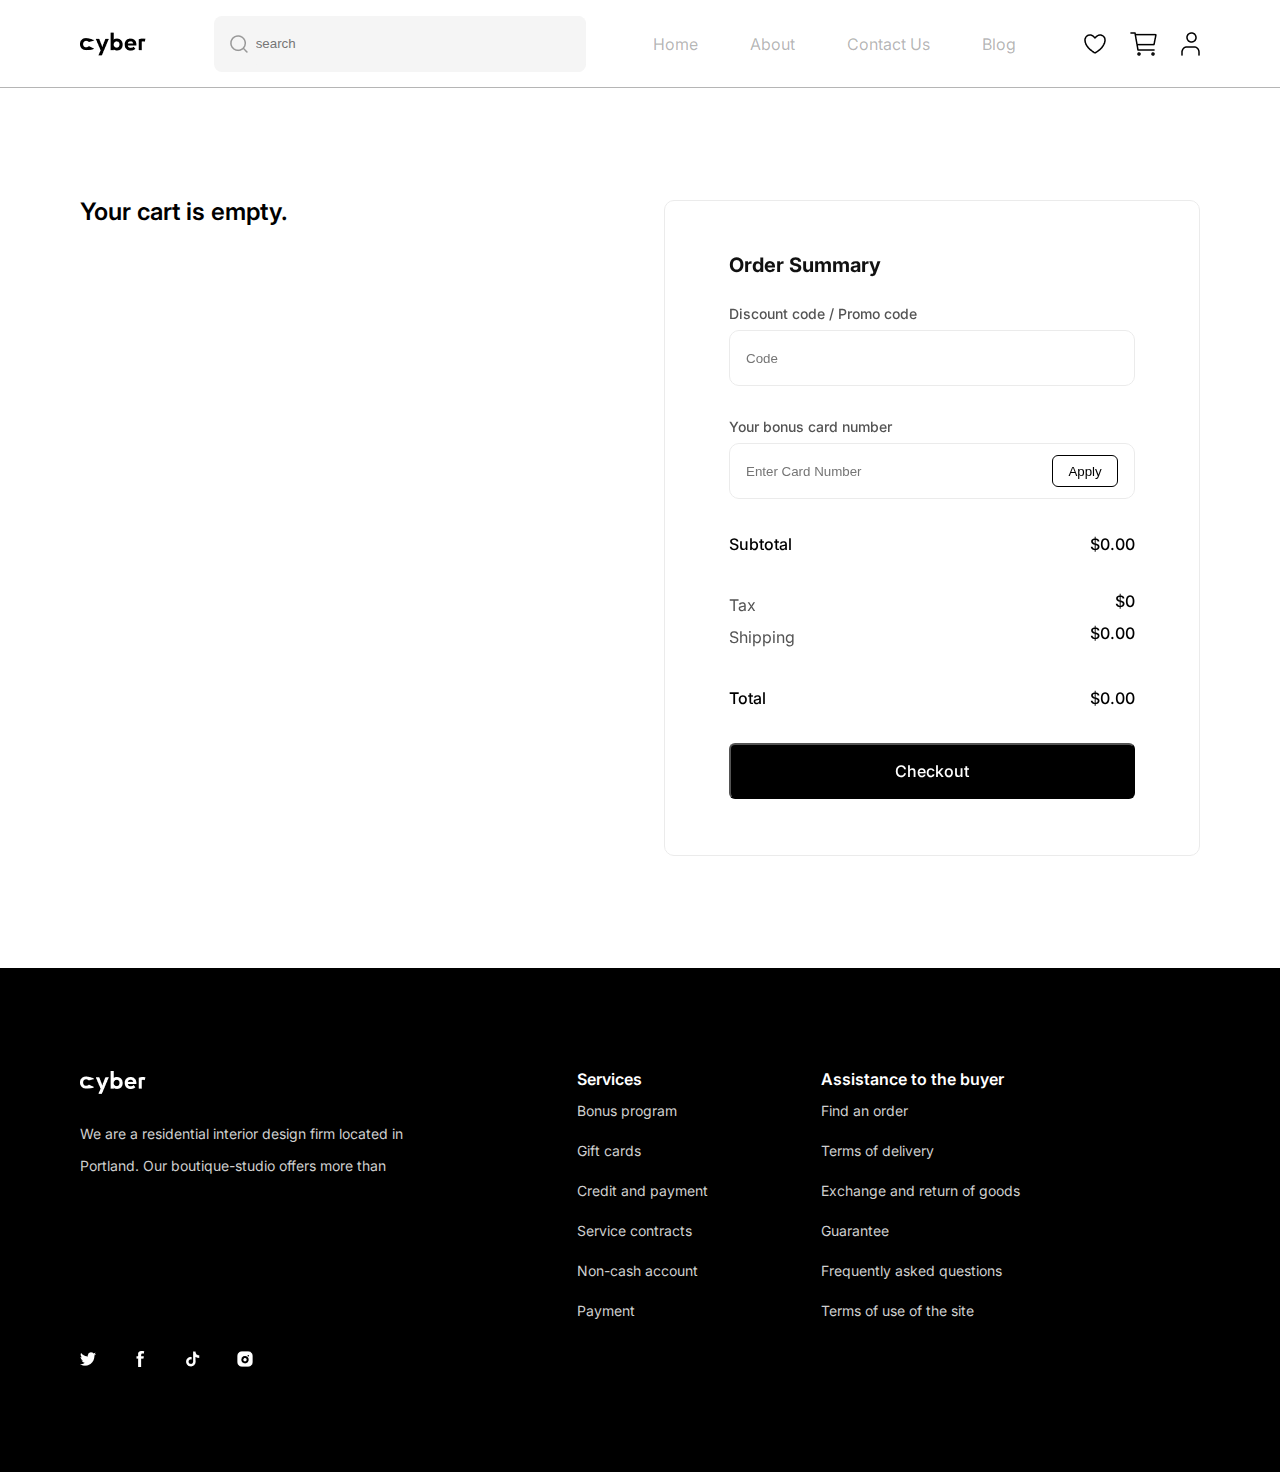
<file: cart.html>
<!DOCTYPE html>
<html lang="en">
  <head>
    <meta charset="UTF-8" />
    <meta name="viewport" content="width=device-width, initial-scale=1.0" />
    <link rel="stylesheet" href="./stylees/reset.css" />
    <link rel="stylesheet" href="./stylees/headerfooter.css" />
    <link rel="stylesheet" href="./stylees/cart.css" />
    <title>Document</title>
  </head>
  <body>
    <!-- headerrr START-->
    <header>
      <div class="head centered">
        <img src="./images/cyber.png" alt="" />
        <div class="search">
          <img src="./images/serach.png" alt="" />
          <input type="text" placeholder="search" />
        </div>
        <ul class="navbar">
          <li><a href="./home.html">Home</a></li>
          <li>About</li>
          <li>Contact Us</li>
          <li>Blog</li>
        </ul>
        <div class="profile">
          <img src="./images/cart.png" alt="" />
          <img src="./images/heart.png" alt="" />
          <img src="./images/profile.png" alt="" />
        </div>
        <img class="burger" src="./images/Burger.png" alt="" />
      </div>
    </header>
    <!-- headerrr END-->
    <section class="centered">
      <div class="shopping-cart">
        <p>Shopping Cart</p>
      </div>

      <div class="order-summary">
        <p>Order Summary</p>
        <div class="promo">
          <p>Discount code / Promo code</p>
          <input type="text" placeholder="Code" />
        </div>
        <div class="card">
          <p>Your bonus card number</p>
          <div class="card-number">
            <input type="number" placeholder="Enter Card Number" />
            <button>Apply</button>
          </div>
        </div>
        <div class="subtotal">
          <p>Subtotal</p>
          <p>$2347</p>
        </div>

        <div class="details">
          <div class="tax">
            <p>Estimated Tax</p>
            <p>$50</p>
          </div>
          <div class="ship">
            <p>Estimated shipping & Handling</p>
            <p>$29</p>
          </div>
        </div>

        <div class="total">
          <p>Total</p>
          <p>$2426</p>
        </div>
        <button class="checkout">Checkout</button>
      </div>
    </section>
    <!-- footer  START-->
    <footer>
      <div class="info centered">
        <div class="cyber">
          <img src="./images/cyberwhite.png" alt="" />
          <p>
            We are a residential interior design firm located in Portland. Our
            boutique-studio offers more than
          </p>
        </div>
        <div class="services">
          <p>Services</p>
          <p>Bonus program</p>
          <p>Gift cards</p>
          <p>Credit and payment</p>
          <p>Service contracts</p>
          <p>Non-cash account</p>
          <p>Payment</p>
        </div>
        <div class="assist">
          <p>Assistance to the buyer</p>
          <p>Find an order</p>
          <p>Terms of delivery</p>
          <p>Exchange and return of goods</p>
          <p>Guarantee</p>
          <p>Frequently asked questions</p>
          <p>Terms of use of the site</p>
        </div>
      </div>
      <div class="centered social">
        <img src="./images/Social Icons.png" alt="" />
      </div>
    </footer>
    <!-- footer END -->
    <script src="cart.js"></script>
  </body>
</html>
</file>
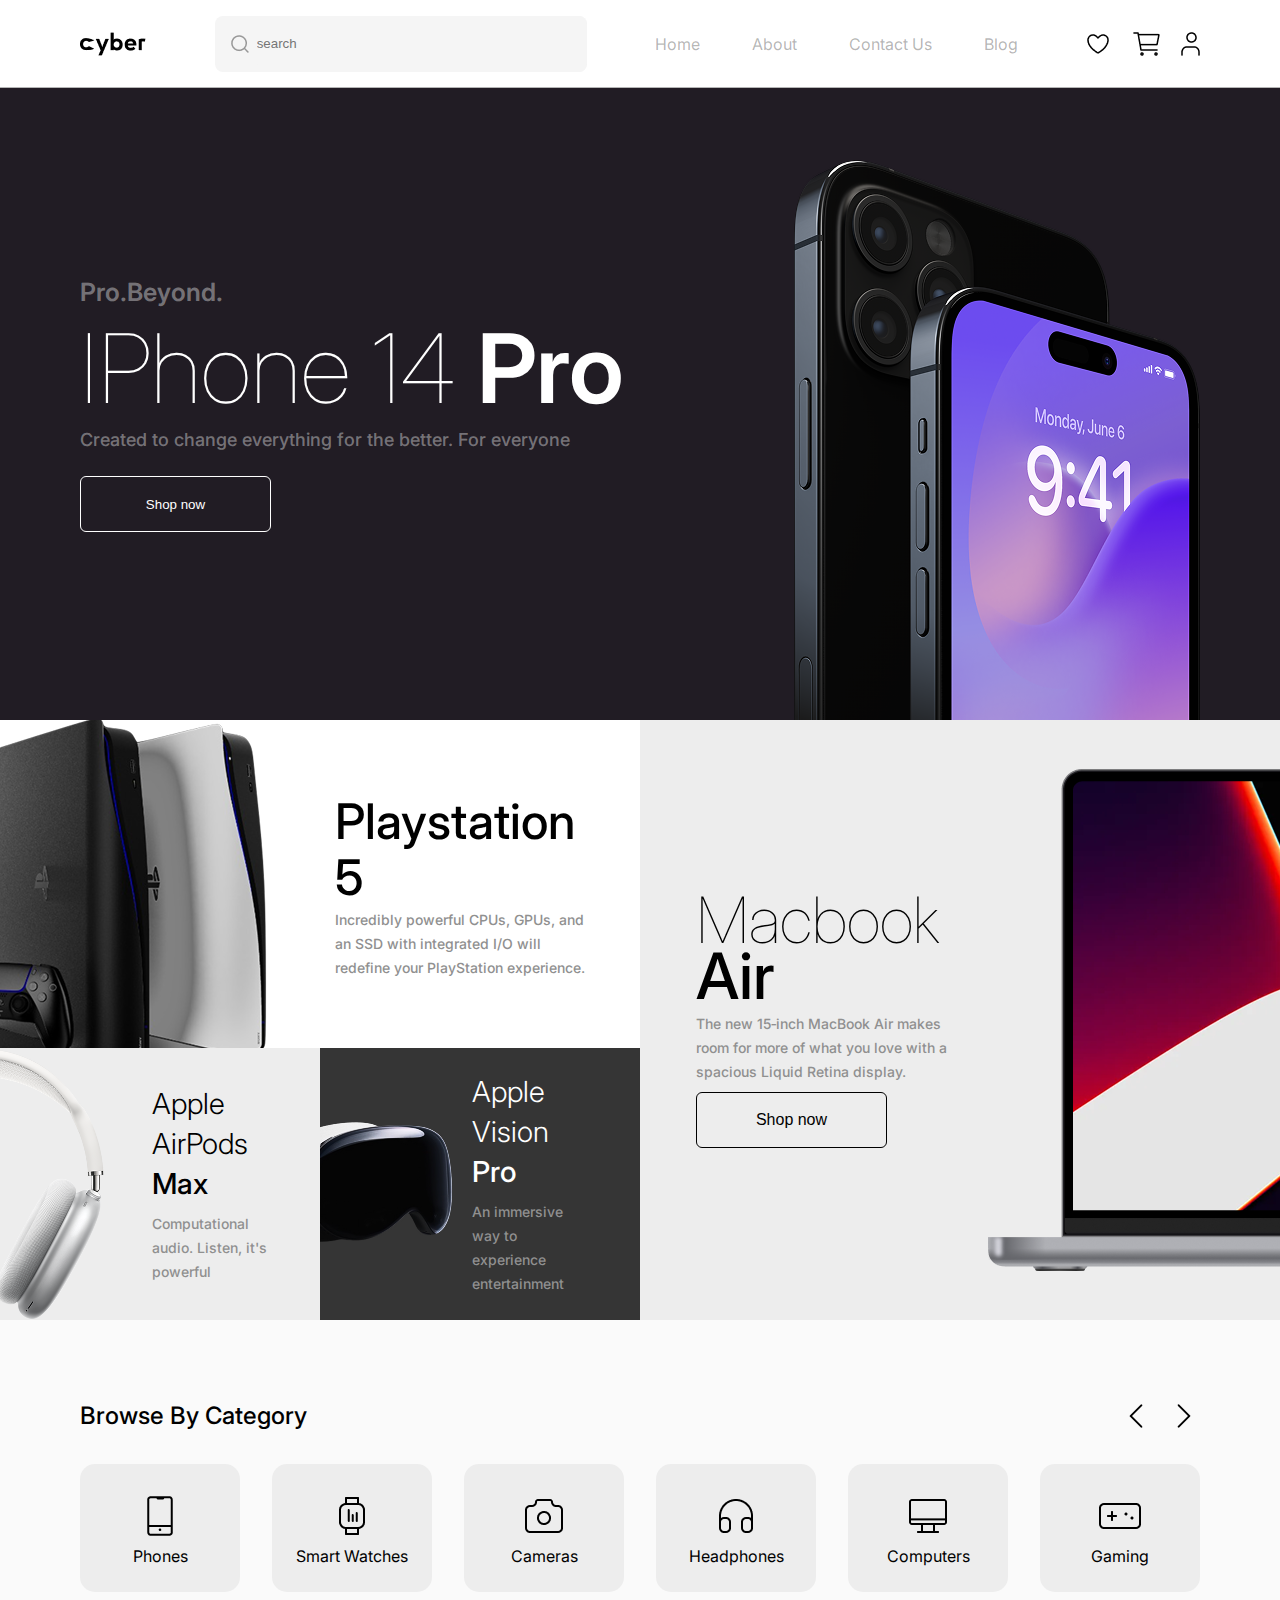
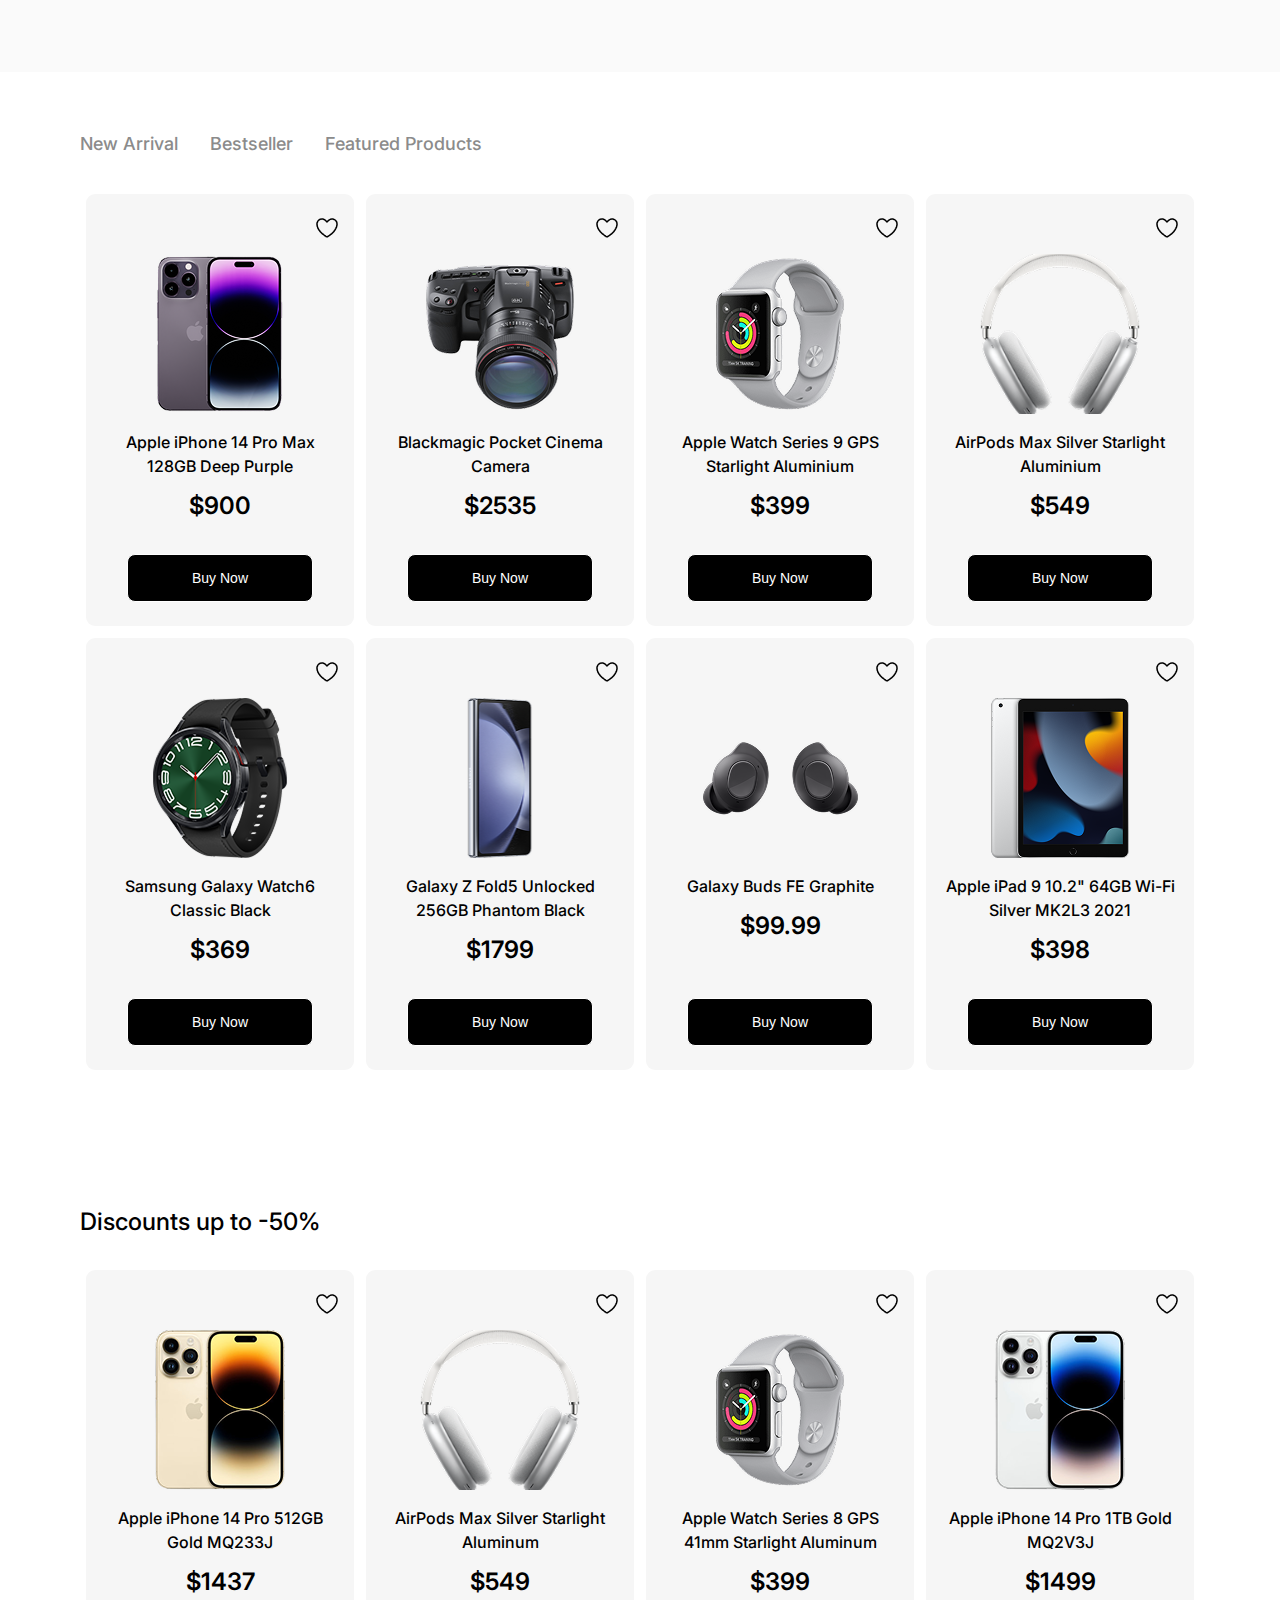
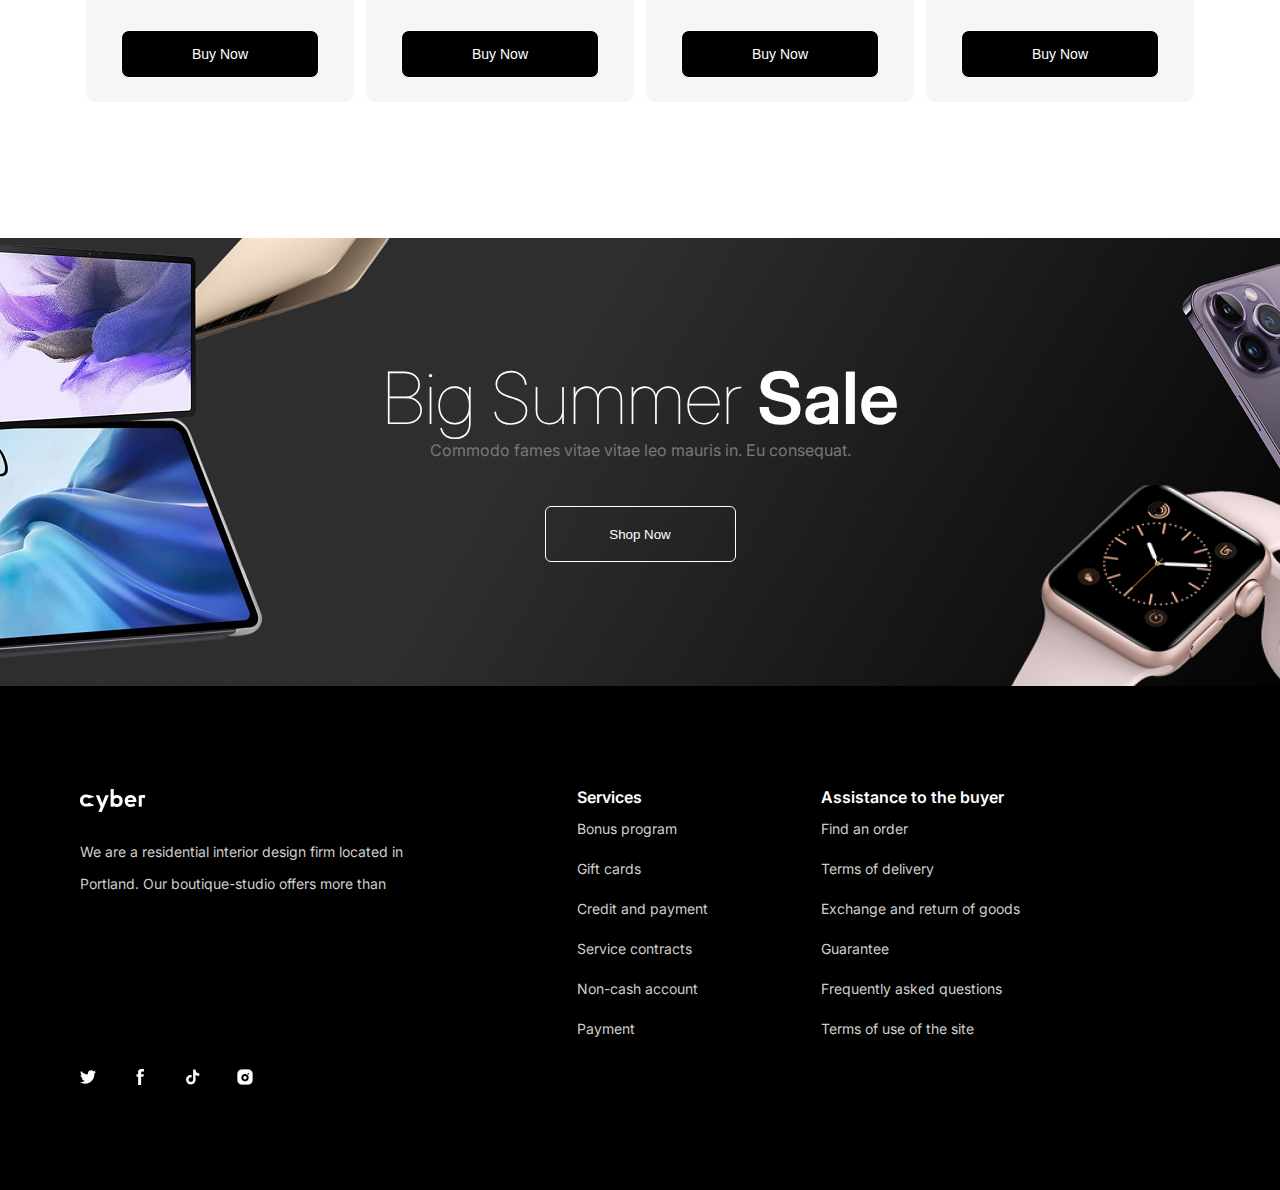
<file: home.html>
<!DOCTYPE html>
<html lang="en">
  <head>
    <meta charset="UTF-8" />
    <meta name="viewport" content="width=device-width, initial-scale=1.0" />
    <link rel="stylesheet" href="./stylees/reset.css" />
    <link rel="stylesheet" href="./stylees/headerfooter.css" />
    <link rel="stylesheet" href="./stylees/home.css" />
    <title>Document</title>
  </head>
  <body>
    <!-- headerrr START-->
    <header>
      <div class="head centered">
        <img src="./images/cyber.png" alt="" />
        <div class="search">
          <img src="./images/serach.png" alt="" />
          <input type="text" placeholder="search" />
        </div>
        <ul class="navbar">
          <li><a href="./home.html">Home</a></li>
          <li>About</li>
          <li>Contact Us</li>
          <li>Blog</li>
        </ul>
        <div class="profile">
          <img src="./images/cart.png" alt="" />
          <a href="cart.html">
            <img src="./images/heart.png" alt="Heart Icon" />
          </a>
          <img src="./images/profile.png" alt="" />
        </div>
        <img class="burger" src="./images/Burger.png" alt="" />
      </div>
    </header>
    <!-- headerrr END-->

    <!-- hero START -->
    <div class="hero">
      <div class="heroo centered">
        <div class="head-text">
          <p>Pro.Beyond.</p>
          <p>IPhone 14 <span>Pro</span></p>
          <p>Created to change everything for the better. For everyone</p>
          <button class="shop-now">Shop now</button>
        </div>
        <img src="./images/Iphone Image.png" alt="" />
      </div>
    </div>
    <!-- hero END -->

    <!-- pictures START -->
    <div class="pictures">
      <div class="playstation">
        <img class="pictures-show" src="./images/PlayStationbig.png" alt="" />
        <img src="./images/PlayStation.png" alt="" />
        <div class="pictures-text">
          <p><span>Playstation 5</span></p>
          <p>
            Incredibly powerful CPUs, GPUs, and an SSD with integrated I/O will
            redefine your PlayStation experience.
          </p>
        </div>
      </div>
      <div class="macbook">
        <img class="pictures-show" src="./images/MacBookbig.png" alt="" />

        <div class="pictures-text">
          <p>Macbook <span>Air</span></p>
          <p>
            The new 15‑inch MacBook Air makes room for more of what you love
            with a spacious Liquid Retina display.
          </p>
          <button class="shop-now">Shop now</button>
        </div>
        <img src="./images/MacBook Pro 14.png" alt="" />
      </div>
      <div class="airpod">
        <img class="pictures-show" src="./images/airpodbig.png" alt="" />

        <img src="./images/airpod.png" alt="" />
        <div class="pictures-text">
          <p>Apple AirPods <span> Max </span></p>
          <p>Computational audio. Listen, it's powerful</p>
        </div>
      </div>
      <div class="vision">
        <img class="pictures-show" src="./images/visionbig.png" alt="" />

        <img src="./images/vision.png" alt="" />
        <div class="pictures-text">
          <p>Apple Vision <span>Pro</span></p>
          <p>An immersive way to experience entertainment</p>
        </div>
      </div>
    </div>
    <!-- pictures END -->

    <!-- category START-->
    <section class="feriqonia">
      <div class="centered browse">
        <p>Browse By Category</p>
        <img src="./images/Arrow`s.png" alt="" />
      </div>
      <div class="centered categorys" id="categoryContainer"></div>
    </section>
    <!-- categorys END -->

    <!-- products  START-->
    <div class="centered description">
      <p>New Arrival</p>
      <p>Bestseller</p>
      <p>Featured Products</p>
    </div>
    <div class="prods centered" id="products-container"></div>
    <!-- product END -->
    <!-- discount  START-->
    <div class="centered browse upped">
      <p>Discounts up to -50%</p>
    </div>

    <div class="prods centered" id="discount-products"></div>
    <!-- discount END -->
    <!-- sale START  -->
    <div class="saleimage">
      <div class="sale-texts">
        <p class="sale-head">Big Summer <span> Sale</span></p>
        <p class="sale-text">
          Commodo fames vitae vitae leo mauris in. Eu consequat.
        </p>
        <button class="sale-butt shop-now">Shop Now</button>
      </div>
    </div>
    <!-- sale END -->
    <!-- footer  START-->
    <footer>
      <div class="info centered">
        <div class="cyber">
          <img src="./images/cyberwhite.png" alt="" />
          <p>
            We are a residential interior design firm located in Portland. Our
            boutique-studio offers more than
          </p>
        </div>
        <div class="services">
          <p>Services</p>
          <p>Bonus program</p>
          <p>Gift cards</p>
          <p>Credit and payment</p>
          <p>Service contracts</p>
          <p>Non-cash account</p>
          <p>Payment</p>
        </div>
        <div class="assist">
          <p>Assistance to the buyer</p>
          <p>Find an order</p>
          <p>Terms of delivery</p>
          <p>Exchange and return of goods</p>
          <p>Guarantee</p>
          <p>Frequently asked questions</p>
          <p>Terms of use of the site</p>
        </div>
      </div>
      <div class="centered social">
        <img src="./images/Social Icons.png" alt="" />
      </div>
    </footer>
    <!-- footer END -->
    <script src="products.js"></script>
  </body>
</html>
</file>
<file: stylees/headerfooter.css>
/* header START */
header {
  z-index: 20;
  position: fixed;
  background-color: white;
  display: flex;
  width: 100%;
  height: 88px;
  border-bottom: 1px solid rgba(181, 181, 181, 1);
  top: 0;
}
.head {
  height: 100%;
  display: flex;
  align-items: center;
  justify-content: space-between;
}

.navbar {
  display: flex;
  gap: 52px;
}
.profile {
  display: flex;
  gap: 24px;
  align-items: center;
  height: 32px;
}
.profile a {
  height: 24px;
  width: 24px;
}

.search {
  width: 372px;
  height: 56px;
  gap: 8px;
  display: flex;
  align-items: center;
  background-color: rgba(245, 245, 245, 1);
  border-radius: 8px;
  padding-left: 16px;
}
input {
  padding: 0;
  border-radius: inherit;
  border: none;
  background-color: inherit;
  height: 100%;
  width: 100%;
}
input:focus {
  outline: none;
}
.navbar li {
  color: rgba(0, 0, 0, 0.3);
}
.navbar li:hover {
  color: rgba(0, 0, 0, 1);
}
.burger {
  display: none;
}
a {
  text-decoration: none;
  color: inherit;
}
@media only screen and (max-width: 1120px) {
  .navbar,
  .search,
  .profile {
    display: none;
  }
  .burger {
    display: flex;
  }
  .head {
    padding-inline: 16px;
  }
}
/* header END */

/* footer START */
footer {
  height: 504px;
  background-color: rgba(0, 0, 0, 1);
  display: flex;
  flex-direction: column;
}
.info {
  color: white;
  display: flex;
  gap: 113px;
  margin-bottom: 0;
}

.services,
.assist,
.cyber {
  display: flex;
  flex-direction: column;
  gap: 8px;
  font-weight: 400;
  font-size: 14px;
  line-height: 32px;
  letter-spacing: 0%;
  color: rgba(207, 207, 207, 1);
}
.services p:first-of-type,
.assist p:first-of-type {
  font-weight: 600;
  font-size: 16px;
  line-height: 16px;
  letter-spacing: 0%;
  color: rgba(255, 255, 255, 1);
}
.cyber {
  display: flex;
  flex-direction: column;
  align-items: flex-start;
  gap: 24px;
  max-width: 384px;
}
.social {
  margin-top: 24px;
}
@media only screen and (max-width: 1120px) {
  footer {
    padding-bottom: 48px;
    height: fit-content;
    background-color: rgba(24, 19, 19, 1);
  }
  .info {
    flex-direction: column;
    align-items: center;
    gap: 32px;
    margin-bottom: 0;
    padding-top: 48px;
    padding-inline: 32px;
  }
  .services,
  .assist,
  .cyber {
    align-items: center;
    text-align: center;
  }
  .cyber {
    gap: 16px;
    font-size: 13px;
  }
  .social {
    margin-top: 0;
    align-self: center;
    padding-top: 32px;
    display: flex;
    justify-content: center;
    width: fit-content;
  }
}
/* footer END */
</file>
<file: stylees/cart.css>
section {
  display: flex;
  justify-content: space-between;
  padding-top: 112px;
  padding-bottom: 112px;
}
section.centered {
  margin-top: 88px;
}
.order-summary {
  position: sticky;
  right: 0;
  top: 65px;
  height: 656px;
  width: 536px;
  border: 1px solid rgba(235, 235, 235, 1);
  border-radius: 10px;
}
.order-summary {
  padding: 56px 64px;
  display: flex;
  flex-direction: column;
  align-items: flex-start;
  justify-content: space-between;
}
.order-summary > p {
  font-weight: 700;
  font-size: 20px;
  line-height: 16px;
  letter-spacing: 0%;
  color: rgba(17, 17, 17, 1);
}
.promo p,
.card p {
  font-weight: 500;
  font-size: 14px;
  line-height: 16px;
  letter-spacing: 0%;
  color: rgba(84, 84, 84, 1);
}
.subtotal,
.total,
.details div {
  width: 100%;
  display: flex;
  justify-content: space-between;
  font-weight: 500;
  font-size: 16px;
  line-height: 24px;
  letter-spacing: 3%;
  color: rgba(0, 0, 0, 1);
}
.promo,
.card {
  width: 100%;
  display: flex;
  flex-direction: column;
  gap: 8px;
}
.promo input,
.card-number {
  width: 100%;
  height: 56px;
  border: 1px solid rgba(235, 235, 235, 1);
  border-radius: 10px;
  padding: 16px;
}
.card-number {
  display: flex;
  align-items: center;
}
.card-number button {
  width: 77px;
  height: 32px;
  gap: 8px;
  border-radius: 6px;
  border-width: 1px;
  color: rgba(0, 0, 0, 1);
  border: 1px solid rgba(0, 0, 0, 1);
  background-color: inherit;
}
.tax,
.ship {
  display: flex;
  justify-content: space-between;
}
.details {
  width: 100%;
}
.tax p:first-of-type,
.ship p:first-of-type {
  font-weight: 400;
  font-size: 16px;
  line-height: 32px;
  letter-spacing: 3%;
  color: rgba(84, 84, 84, 1);
}
.checkout {
  width: 100%;
  height: 56px;
  border-radius: 6px;
  background-color: rgba(0, 0, 0, 1);
  color: white;
  font-family: Inter;
  font-weight: 500;
  font-size: 16px;
  line-height: 24px;
  letter-spacing: 0%;
  text-align: center;
}
@media only screen and (max-width: 1120px) {
  .order-summary {
    margin-top: 40px;
    padding: 56px 16px;
    width: 100%;
  }
  .promo input,
  .card-number {
    width: 100%;
  }
}
.item {
  margin-top: 40px;
  width: 536px;
  height: 138px;
  display: flex;
  gap: 20px;
  border-bottom: 0.5px solid rgba(163, 163, 163, 1);
  align-items: center;
}
.item:last-of-type {
  border: none;
}
.shopping-cart > p {
  font-weight: 600;
  font-size: 24px;
  line-height: 24px;
  letter-spacing: 0%;
  color: rgba(0, 0, 0, 1);
}
.num {
  display: flex;
  gap: 8px;
  align-items: center;
  align-self: flex-start;
  padding-top: 24px;
  font-family: Inter;
  font-weight: 500;
  font-size: 20px;
  line-height: 32px;
  letter-spacing: 3%;
  color: rgba(0, 0, 0, 1);
  margin-left: 20px;
}
.amount {
  border: 0.5px solid rgba(217, 217, 217, 1);
  width: 40px;
  height: 32px;
  border-radius: 4px;
  display: flex;
  align-items: center;
  justify-content: center;
}

.name-id {
  padding-top: 21px;
  display: flex;
  flex-direction: column;
  gap: 8px;
  align-self: flex-start;
}
.name {
  font-family: Inter;
  font-weight: 500;
  font-size: 16px;
  line-height: 24px;
  letter-spacing: 0%;
  color: rgba(0, 0, 0, 1);
}
.id {
  font-family: Inter;
  font-weight: 400;
  font-size: 14px;
  line-height: 24px;
  letter-spacing: 0%;
  color: rgba(0, 0, 0, 1);
}
.item img {
  height: 90px;
}
.num img {
  width: 24px;
  height: 24px;
}
.num p:nth-child(1),
.num p:nth-child(3),
.amount {
  font-size: 16px;
}
.num p:nth-child(4) {
  padding-inline: 24px;
}
.whatever {
  display: flex;
  width: 100%;
  justify-content: space-between;
}

@media only screen and (max-width: 1120px) {
  section {
    padding-inline: 17px;
    flex-direction: column;
    padding-top: 40px;
    padding-bottom: 40px;
  }
  .whatever {
    display: flex;
    flex-direction: column;
    padding-top: 16px;
  }
  .item {
    width: 100%;
    height: fit-content;
    padding-bottom: 56px;
  }
  .item img:first-child {
    padding-top: 15px;
  }
  .num {
    margin-left: 0;
  }
}
</file>
<file: stylees/home.css>
/* hero START */
.hero {
  margin-top: 88px;
  height: 632px;
  width: 100%;
  background: linear-gradient(90.7deg, #211c24 0.64%, #211c24 101%);
}
.hero .centered {
  display: flex;
}
.head-text p:first-of-type {
  font-weight: 600;
  font-size: 25px;
  line-height: 32px;
  color: rgba(255, 255, 255, 0.4);
}
.head-text p:nth-child(2) {
  font-weight: 100;
  font-size: 96px;
  line-height: 72px;
  color: rgba(255, 255, 255, 1);
}
span {
  font-weight: 600;
}
.head-text p:nth-child(3) {
  font-weight: 500;
  font-size: 18px;
  line-height: 24px;
  color: rgba(255, 255, 255, 0.4);
}
.shop-now {
  width: 191px;
  height: 56px;
  align-items: center;
  gap: 8px;
  border: solid 1px rgba(255, 255, 255, 1);
  border-radius: 6px;
  background-color: inherit;
  color: rgba(255, 255, 255, 1);
}
.head-text {
  display: flex;
  flex-direction: column;
  align-self: center;
  gap: 24px;
}
.hero img {
  margin-left: auto;
}
@media only screen and (max-width: 1120px) {
  .heroo {
    align-items: center;
    justify-content: center;
    display: flex;
    flex-direction: column;
  }
  .hero {
    height: 769px;

    overflow: hidden;
  }
  .hero img {
    width: 321px;
    margin: 0;
  }
  .head-text {
    padding-top: 88px;
    gap: 16px;
    text-align: center;
    padding-inline: 16px;
  }
  .shop-now {
    margin: auto;
    margin-top: 32px;
  }

  .head-text p:nth-child(2) {
    font-size: 72px;
    letter-spacing: -1%;
    font-weight: 100;
    line-height: 72px;
  }
  .head-text p:nth-child(3) {
    font-size: 19px;
    line-height: 24px;
    letter-spacing: 0%;
    text-align: center;
  }
}
/* hero END */

/* picures START */
.pictures {
  height: 600px;
  display: grid;
  grid-template-columns: repeat(4, 1fr);
  grid-template-rows: 328px 272px;
  overflow: hidden;
}
.pictures img {
  align-self: center;
}
.playstation img {
  transform: translateY(7px);
}
.pictures div {
  display: flex;
  align-content: center;
}
.pictures-text {
  display: flex;
  flex-direction: column;
  align-self: center;
  text-align: left;
  gap: 8px;
  margin-right: 48px;
  margin-left: 44px;
}
.playstation {
  grid-column: span 2;
  overflow: hidden;
}
.macbook {
  grid-column: span 2;
  grid-row: span 2;
  background-color: rgba(237, 237, 237, 1);
}
.vision {
  background-color: rgba(53, 53, 53, 1);
  color: rgba(255, 255, 255, 1);
}
.airpod {
  background-color: rgba(237, 237, 237, 1);
}

.pictures-text p:first-of-type {
  font-weight: 100;
  font-size: 64px;
  line-height: 56px;
}

.pictures-text p:nth-child(2) {
  font-weight: 500;
  font-size: 14px;
  line-height: 24px;
  letter-spacing: 0%;
  color: rgba(144, 144, 144, 1);
}
.pictures span {
  font-weight: 500;
  font-size: 49px;
  line-height: 40px;
  letter-spacing: 0%;
}
.airpod p:first-of-type,
.vision p:first-of-type,
.vision span,
.airpod span {
  line-height: 40px;
  font-size: 29px;
  font-weight: 500;
}
.airpod p:first-of-type,
.vision p:first-of-type {
  font-weight: 300;
}

.pictures-text .shop-now {
  font-weight: 500;
  font-size: 16px;
  line-height: 24px;
  border: solid 1px rgba(0, 0, 0, 1);
  color: rgba(0, 0, 0, 1);
}
.buy-now-link {
  padding-inline: 64px;
}
.macbook span {
  font-size: 64px;
}
.macbook .pictures-text {
  margin-inline: 56px 12px;
}
.vision .pictures-text {
  margin-left: 16px;
}
.airpod .pictures-text {
  margin-left: 48px;
}
.pictures div .pictures-show {
  display: none;
}
@media only screen and (max-width: 1120px) {
  .buy-now-link {
    padding-inline: 39px;
  }
  .pictures {
    height: auto;
    display: grid;
    grid-template-rows: repeat(4, auto);
    grid-template-columns: 1fr;
    overflow: hidden;
  }
  .pictures div {
    height: fit-content;
    flex-direction: column;
    align-items: center;
    justify-content: center;
    padding-inline: 16px;
    gap: 24px;
    padding-top: 40px;
    padding-bottom: 40px;
  }
  .pictures div img {
    display: none;
  }
  .pictures div .pictures-show {
    display: flex;
  }

  .pictures .pictures-text {
    margin: 0;
    text-align: center;
    padding: 0;
  }
  .macbook {
    grid-row: 4;
    grid-column: 1;
  }
  .playstation {
    grid-row: 3;
    grid-column: 1;
  }
  .vision {
    grid-row: 2;
    grid-column: 1;
  }
  .airpod {
    grid-row: 1;
    grid-column: 1;
  }
  .macbook .shop-now {
    margin: 0;
    width: 100%;
  }
  .pictures-text p:nth-child(1) {
    font-weight: 300;
    font-size: 34px;
    line-height: 40px;
  }

  .pictures-text p:nth-child(2) {
    font-size: 16px;
  }
  .pictures-text span {
    font-size: inherit;
  }
}
/* picures END */

/* category START */
.browse {
  padding-top: 80px;
  margin-bottom: 32px;
  display: flex;
  justify-content: space-between;
  align-items: center;
}
.browse p {
  font-weight: 500;
  font-size: 24px;
  line-height: 32px;
  letter-spacing: 1%;
}
.categorys {
  overflow: scroll;
  display: flex;
  gap: 32px;
}
.category {
  display: flex;
  flex-direction: column;
  align-items: center;
  justify-content: center;
  width: 160px;
  height: 128px;
  min-width: 135px;
  gap: 8px;
  border-radius: 15px;
  background-color: rgba(237, 237, 237, 1);
}
.feriqonia {
  height: 352px;
  background-color: #fafafa;
  margin-bottom: 56px;
}
@media only screen and (max-width: 1120px) {
  .centered {
    max-width: 100%;
    margin-left: 0;
    margin-right: 0;
    width: 100%;
  }
  .feriqonia {
    height: fit-content;
    padding-bottom: 64px;
  }
  .categorys {
    flex-wrap: wrap;
    padding-inline: 16px;
    gap: 16px;
    align-items: center;
    justify-content: center;
  }
  .browse {
    padding-inline: 16px;
  }
}
/* category END */

/* products list START */
.description {
  display: flex;
  gap: 32px;
  font-family: Inter;
  font-weight: 500;
  font-size: 18px;
  line-height: 32px;
  color: #8b8b8b;
  margin-bottom: 32px;
}
.description p {
  border-bottom: white 2px solid;
}

.description p:hover {
  color: #000000;
  border-bottom: #000000 2px solid;
}
.product {
  display: flex;
  flex-direction: column;
  align-items: center;
  width: 268px;
  background-color: #f6f6f6;
  border-radius: 9px;
  padding: 24px 16px;
  gap: 16px;
  height: fit-content;
  box-sizing: border-box;
  width: 268px;
  height: 432px;
  justify-content: space-between;
}
.product img:first-of-type {
  align-self: flex-end;
}

.product .shop-now {
  width: fit-content;
  height: 48px;
  border-radius: 8px;
  background-color: black;
  font-weight: 500;
  font-size: 14px;
  line-height: 24px;
  letter-spacing: 0%;
  margin: 0;
}
.product a {
  padding-inline: 64px;
  color: inherit;
  text-decoration: none;
  font-size: inherit;
}

.product img:last-of-type {
  height: 160px;
  width: 160px;
}
.product p {
  font-weight: 500;
  font-size: 16px;
  line-height: 24px;
  letter-spacing: 0%;
  text-align: center;
}
.product p:last-of-type {
  font-weight: 600;
  font-size: 24px;
  letter-spacing: 3%;
}

.prods {
  display: flex;
  flex-wrap: wrap;
  gap: 12px;
  align-items: center;
  justify-content: center;
  margin-bottom: 136px;
}
.photos {
  width: 100%;
  display: flex;
  flex-direction: column;
  align-items: center;
  gap: 16px;
}
.mocemuloba {
  width: 100%;
  display: flex;
  flex-direction: column;
  gap: 16px;
  align-items: center;
}
@media only screen and (max-width: 1120px) {
  .photos {
    gap: 8px;
  }
  .mocemuloba {
    gap: 8px;
  }
  .description {
    width: 100%;
    overflow-x: scroll;
    padding-inline: 16px;
  }
  .description p {
    white-space: nowrap;
  }
  .product {
    height: 352px;
    width: 164px;
    padding-inline: 12px;
  }
  .product img:last-of-type {
    width: 104px;
    object-fit: contain;
  }
  .prods {
    gap: 16px;
    margin-bottom: 112px;
  }

  .product a {
    padding-inline: 35px;
  }
  .product img:last-of-type {
    width: 104px;
    height: 104px;
  }
  .price {
    margin-top: 8px;
  }
  .desc {
    height: 48px;
    width: 100%;
    display: -webkit-box;
    -webkit-line-clamp: 2;
    -webkit-box-orient: vertical;
    text-overflow: ellipsis;
    overflow: hidden;
  }
}
.upped {
  padding-top: 0;
}
/* products list END */

/* sale START */
.saleimage {
  background-image: url("../images/saleimg.png");
  background-size: cover;
  background-position: center;
  height: 448px;
  display: flex;
  justify-content: center;
  align-items: center;
}
.sale-texts {
  text-align: center;
}
.sale-butt {
  margin-top: 40px;
}
.sale-head {
  font-weight: 100;
  font-size: 72px;
  line-height: 72px;
  letter-spacing: -1%;
  color: rgba(255, 255, 255, 1);
}
.sale-text {
  font-weight: 400;
  font-size: 16px;
  line-height: 32px;
  letter-spacing: 0%;
  color: rgba(120, 120, 120, 1);
}
@media only screen and (max-width: 1120px) {
  .saleimage {
    background-image: url("../images/saleimg\ small.png");
  }
  .sale-head {
    font-size: 48px;
  }
}
/* sale END */
</file>
